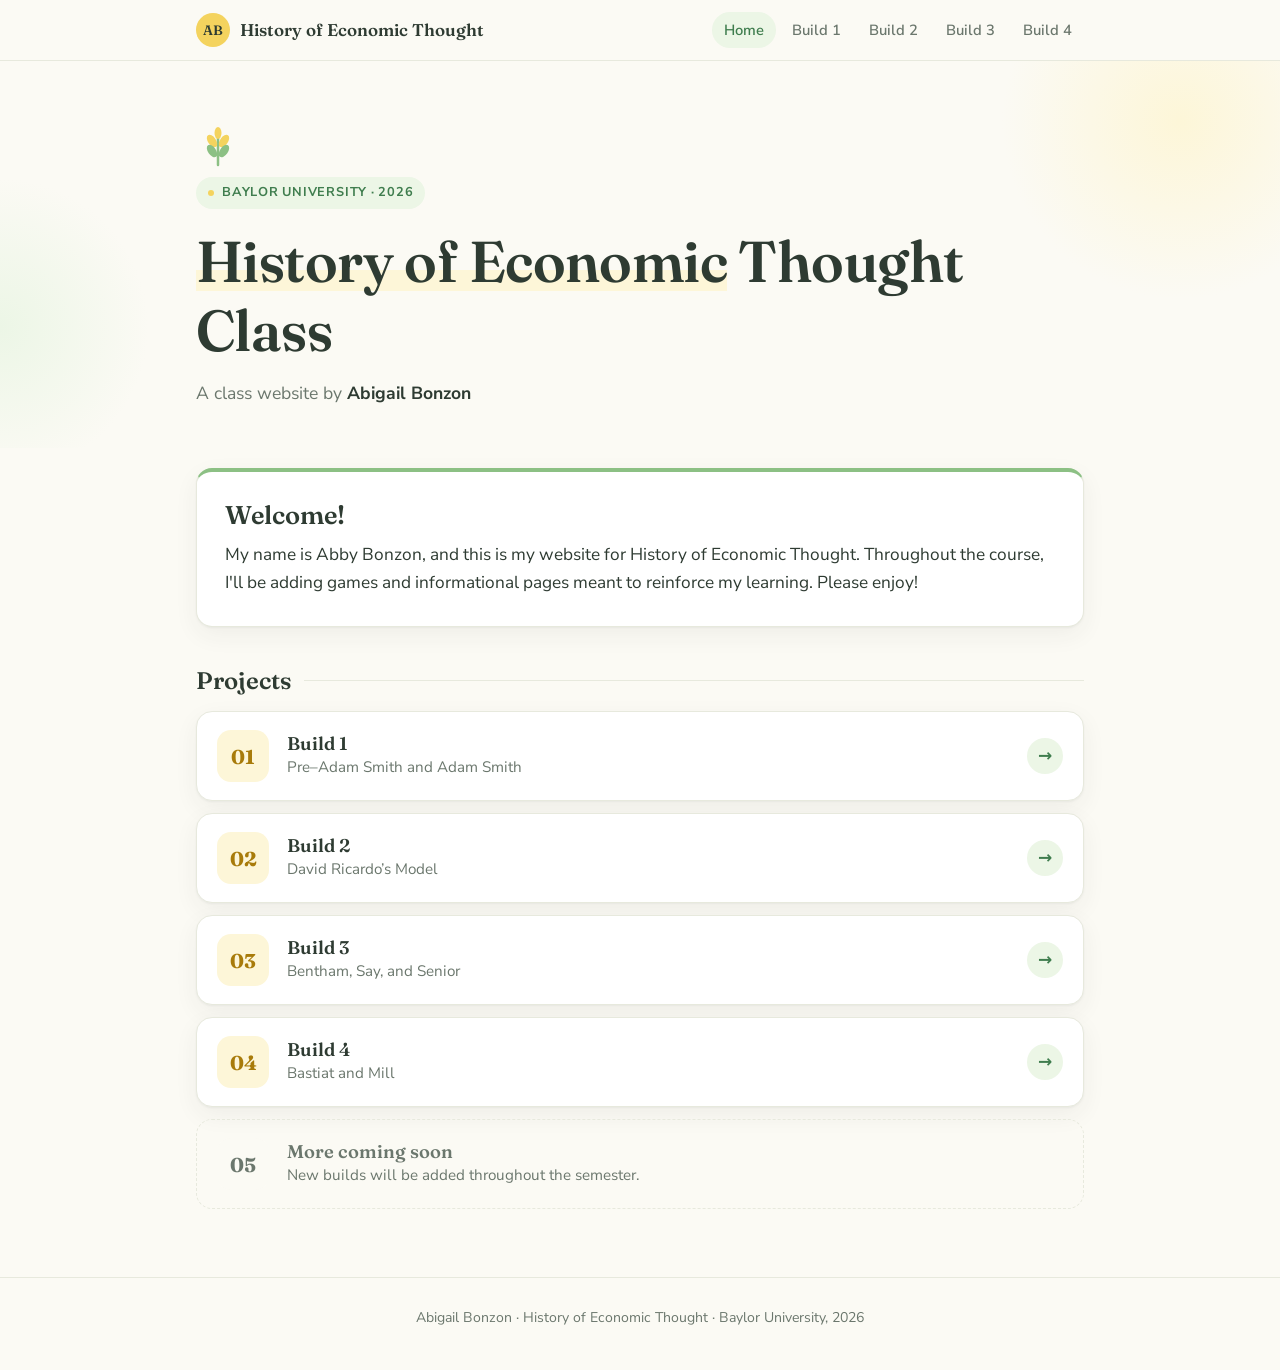
<file: index.html>
<!DOCTYPE html>
<html lang="en">
<head>
  <meta charset="utf-8">
  <meta name="viewport" content="width=device-width, initial-scale=1">
  <title>History of Economic Thought Class · Baylor 2026 · Abigail Bonzon</title>
  <meta name="description" content="Abigail Bonzon's History of Economic Thought class website, Baylor 2026: games and informational pages from the course.">
  <link rel="preconnect" href="https://fonts.googleapis.com">
  <link rel="preconnect" href="https://fonts.gstatic.com" crossorigin>
  <link href="https://fonts.googleapis.com/css2?family=Fraunces:opsz,wght@9..144,600;9..144,700&family=Nunito+Sans:wght@400;600;700;800&display=swap" rel="stylesheet">
  <link rel="stylesheet" href="css/style.css?v=4">
</head>
<body>
  <header class="topbar">
    <div class="wrap topbar-inner">
      <a class="brand" href="index.html"><span class="brand-mark">AB</span>History of Economic Thought</a>
      <nav class="nav" id="site-nav" aria-label="Projects"></nav>
    </div>
  </header>

  <main>
    <div class="hero">
      <div class="wrap">
        <svg class="sprig" width="44" height="44" viewBox="0 0 44 44" aria-hidden="true">
          <path d="M22 40V10" stroke="#8cc084" stroke-width="2.5" stroke-linecap="round"/>
          <ellipse cx="16" cy="16" rx="4" ry="7" transform="rotate(-35 16 16)" fill="#f4d35e"/>
          <ellipse cx="28" cy="16" rx="4" ry="7" transform="rotate(35 28 16)" fill="#f4d35e"/>
          <ellipse cx="16" cy="26" rx="4" ry="7" transform="rotate(-35 16 26)" fill="#8cc084"/>
          <ellipse cx="28" cy="26" rx="4" ry="7" transform="rotate(35 28 26)" fill="#8cc084"/>
          <ellipse cx="22" cy="8" rx="3.5" ry="6" fill="#f4d35e"/>
        </svg>
        <p class="pill"><span class="dot"></span>Baylor University · 2026</p>
        <h1><span class="hl">History of Economic</span> Thought Class</h1>
        <p class="byline">A class website by <strong>Abigail Bonzon</strong></p>
      </div>
    </div>

    <div class="wrap">
      <section>
        <div class="card welcome">
          <h2>Welcome!</h2>
          <p>My name is Abby Bonzon, and this is my website for History of Economic Thought. Throughout the course, I'll be adding games and informational pages meant to reinforce my learning. Please enjoy!</p>
        </div>
      </section>

      <section id="projects">
        <h2 class="section-title">Projects</h2>
        <div class="project-list" id="project-list"></div>
      </section>
    </div>
  </main>

  <footer class="footer">
    <div class="wrap">Abigail Bonzon · History of Economic Thought · Baylor University, 2026</div>
  </footer>

  <script src="js/site.js?v=4"></script>
</body>
</html>
</file>
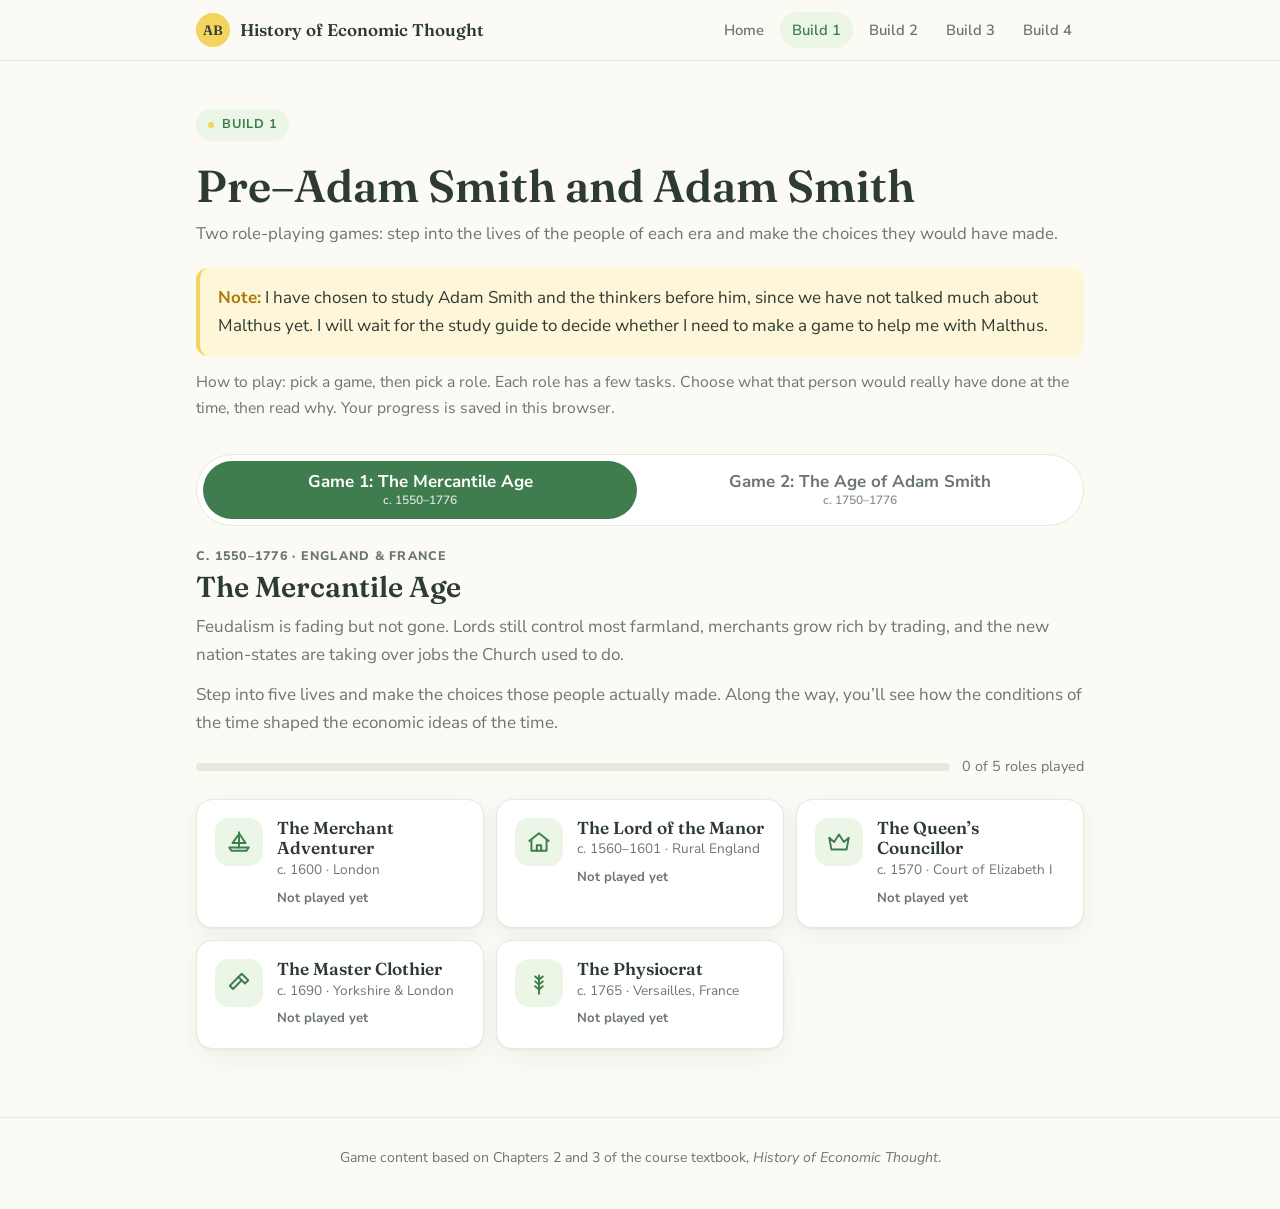
<file: build-1.html>
<!DOCTYPE html>
<html lang="en">
<head>
  <meta charset="utf-8">
  <meta name="viewport" content="width=device-width, initial-scale=1">
  <title>Build 1: Pre–Adam Smith and Adam Smith · Abigail Bonzon</title>
  <meta name="description" content="Role-playing games on the mercantile era and the age of Adam Smith.">
  <link rel="preconnect" href="https://fonts.googleapis.com">
  <link rel="preconnect" href="https://fonts.gstatic.com" crossorigin>
  <link href="https://fonts.googleapis.com/css2?family=Fraunces:opsz,wght@9..144,600;9..144,700&family=Nunito+Sans:wght@400;600;700;800&display=swap" rel="stylesheet">
  <link rel="stylesheet" href="css/style.css?v=4">
</head>
<body>
  <header class="topbar">
    <div class="wrap topbar-inner">
      <a class="brand" href="index.html"><span class="brand-mark">AB</span>History of Economic Thought</a>
      <nav class="nav" id="site-nav" aria-label="Projects"></nav>
    </div>
  </header>

  <main class="wrap">
    <div class="page-head">
      <p class="pill"><span class="dot"></span>Build 1</p>
      <h1>Pre–Adam Smith and Adam Smith</h1>
      <p class="sub">Two role-playing games: step into the lives of the people of each era and make the choices they would have made.</p>
      <div class="note">
        <strong>Note:</strong> I have chosen to study Adam Smith and the thinkers before him, since we have not talked much about Malthus yet. I will wait for the study guide to decide whether I need to make a game to help me with Malthus.
      </div>
      <p class="how">How to play: pick a game, then pick a role. Each role has a few tasks. Choose what that person would really have done at the time, then read why. Your progress is saved in this browser.</p>
    </div>

    <section>
      <div class="tabs" id="game-tabs" role="tablist" aria-label="Games"></div>
      <div id="game-area" aria-live="polite"></div>
    </section>
  </main>

  <footer class="footer">
    <div class="wrap">Game content based on Chapters 2 and 3 of the course textbook, <em>History of Economic Thought</em>.</div>
  </footer>

  <script src="js/site.js?v=4"></script>
  <script src="js/games/mercantile.js?v=4"></script>
  <script src="js/games/smith.js?v=4"></script>
  <script src="js/role-game.js?v=4"></script>
</body>
</html>
</file>
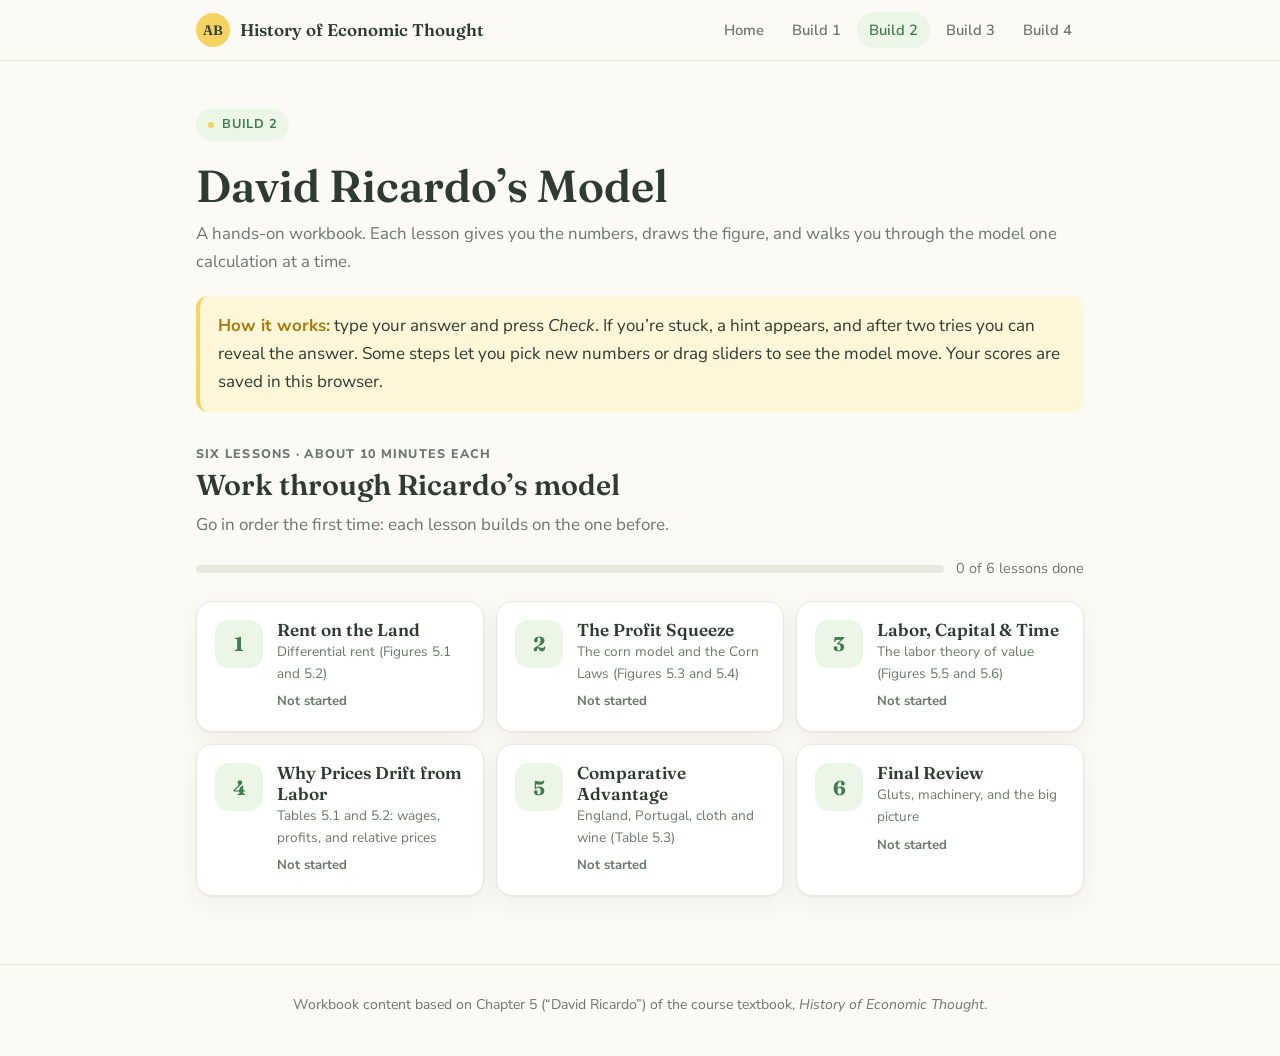
<file: build-2.html>
<!DOCTYPE html>
<html lang="en">
<head>
  <meta charset="utf-8">
  <meta name="viewport" content="width=device-width, initial-scale=1">
  <title>Build 2: David Ricardo’s Model · Abigail Bonzon</title>
  <meta name="description" content="A step-by-step workbook on David Ricardo's model: rent, profits, value, and comparative advantage.">
  <link rel="preconnect" href="https://fonts.googleapis.com">
  <link rel="preconnect" href="https://fonts.gstatic.com" crossorigin>
  <link href="https://fonts.googleapis.com/css2?family=Fraunces:opsz,wght@9..144,600;9..144,700&family=Nunito+Sans:wght@400;600;700;800&display=swap" rel="stylesheet">
  <link rel="stylesheet" href="css/style.css?v=4">
</head>
<body>
  <header class="topbar">
    <div class="wrap topbar-inner">
      <a class="brand" href="index.html"><span class="brand-mark">AB</span>History of Economic Thought</a>
      <nav class="nav" id="site-nav" aria-label="Projects"></nav>
    </div>
  </header>

  <main class="wrap">
    <div class="page-head">
      <p class="pill"><span class="dot"></span>Build 2</p>
      <h1>David Ricardo’s Model</h1>
      <p class="sub">A hands-on workbook. Each lesson gives you the numbers, draws the figure, and walks you through the model one calculation at a time.</p>
      <div class="note">
        <strong>How it works:</strong> type your answer and press <em>Check</em>. If you’re stuck, a hint appears, and after two tries you can reveal the answer. Some steps let you pick new numbers or drag sliders to see the model move. Your scores are saved in this browser.
      </div>
    </div>

    <section>
      <div id="lab" aria-live="polite"></div>
    </section>
  </main>

  <footer class="footer">
    <div class="wrap">Workbook content based on Chapter 5 (“David Ricardo”) of the course textbook, <em>History of Economic Thought</em>.</div>
  </footer>

  <script src="js/site.js?v=4"></script>
  <script src="js/lab.js?v=4"></script>
  <script src="js/lessons/ricardo.js?v=4"></script>
  <script>LAB.start("#lab", window.RICARDO_LESSONS, "ricardo", { eyebrow: "Six lessons · about 10 minutes each", heading: "Work through Ricardo’s model" });</script>
</body>
</html>
</file>
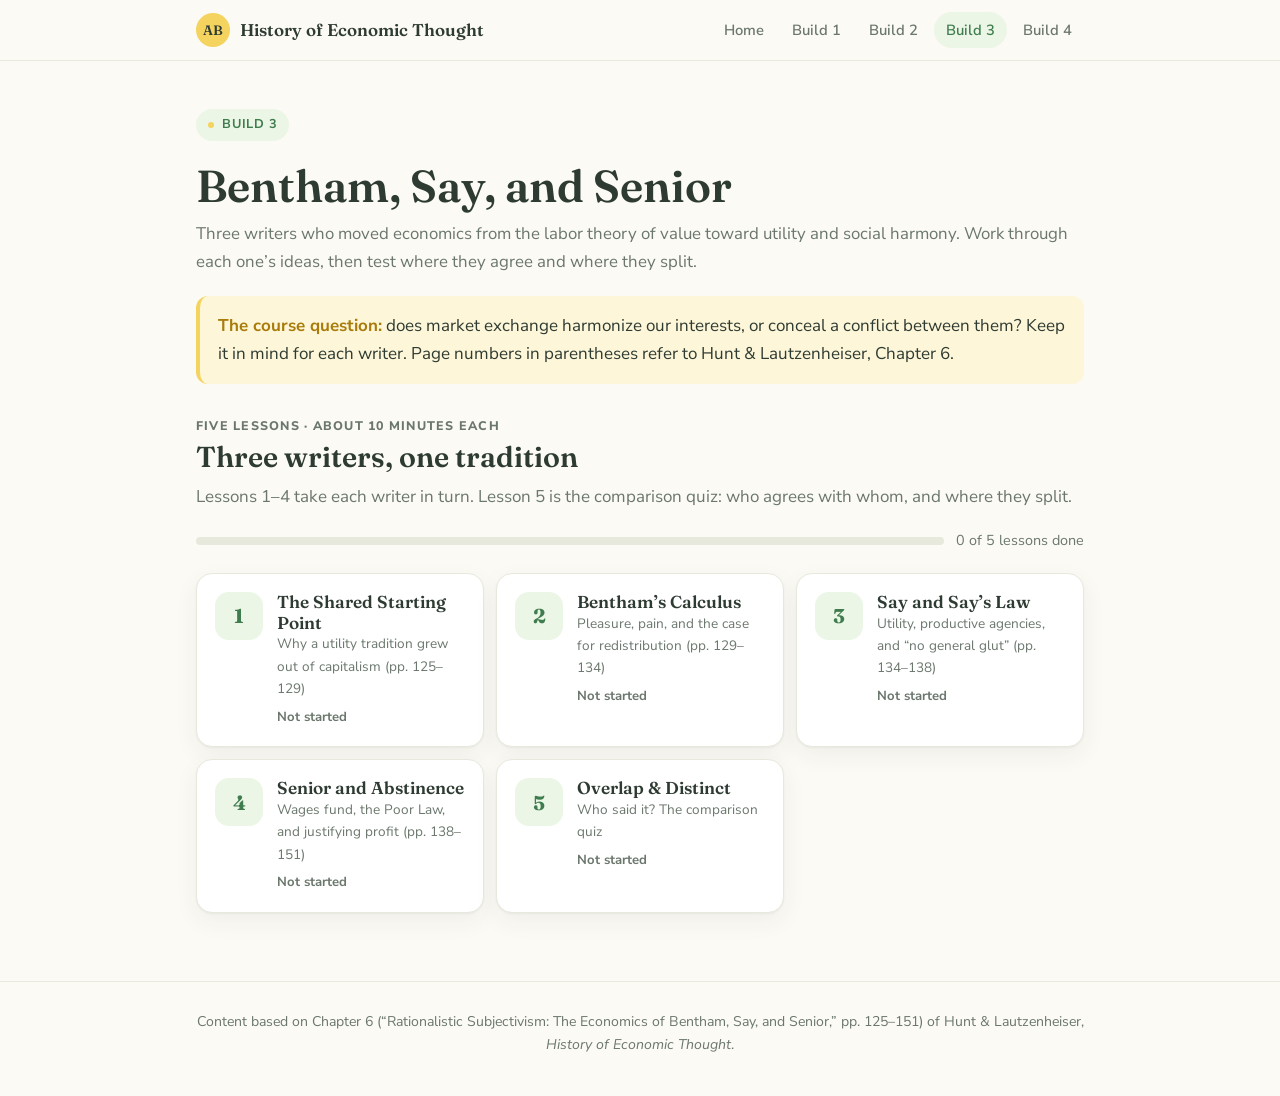
<file: build-3.html>
<!DOCTYPE html>
<html lang="en">
<head>
  <meta charset="utf-8">
  <meta name="viewport" content="width=device-width, initial-scale=1">
  <title>Build 3: Bentham, Say, and Senior · Abigail Bonzon</title>
  <meta name="description" content="Workbook and comparison quiz on Bentham, Say, and Senior: utility, Say's law, abstinence, and where they overlap.">
  <link rel="preconnect" href="https://fonts.googleapis.com">
  <link rel="preconnect" href="https://fonts.gstatic.com" crossorigin>
  <link href="https://fonts.googleapis.com/css2?family=Fraunces:opsz,wght@9..144,600;9..144,700&family=Nunito+Sans:wght@400;600;700;800&display=swap" rel="stylesheet">
  <link rel="stylesheet" href="css/style.css?v=4">
</head>
<body>
  <header class="topbar">
    <div class="wrap topbar-inner">
      <a class="brand" href="index.html"><span class="brand-mark">AB</span>History of Economic Thought</a>
      <nav class="nav" id="site-nav" aria-label="Projects"></nav>
    </div>
  </header>

  <main class="wrap">
    <div class="page-head">
      <p class="pill"><span class="dot"></span>Build 3</p>
      <h1>Bentham, Say, and Senior</h1>
      <p class="sub">Three writers who moved economics from the labor theory of value toward utility and social harmony. Work through each one’s ideas, then test where they agree and where they split.</p>
      <div class="note">
        <strong>The course question:</strong> does market exchange harmonize our interests, or conceal a conflict between them? Keep it in mind for each writer. Page numbers in parentheses refer to Hunt &amp; Lautzenheiser, Chapter 6.
      </div>
    </div>

    <section>
      <div id="lab" aria-live="polite"></div>
    </section>
  </main>

  <footer class="footer">
    <div class="wrap">Content based on Chapter 6 (“Rationalistic Subjectivism: The Economics of Bentham, Say, and Senior,” pp. 125–151) of Hunt &amp; Lautzenheiser, <em>History of Economic Thought</em>.</div>
  </footer>

  <script src="js/site.js?v=4"></script>
  <script src="js/lab.js?v=4"></script>
  <script src="js/lessons/bentham-say-senior.js?v=4"></script>
  <script>
    LAB.start("#lab", window.BSS_LESSONS, "bss", {
      eyebrow: "Five lessons · about 10 minutes each",
      heading: "Three writers, one tradition",
      intro: "Lessons 1–4 take each writer in turn. Lesson 5 is the comparison quiz: who agrees with whom, and where they split."
    });
  </script>
</body>
</html>
</file>
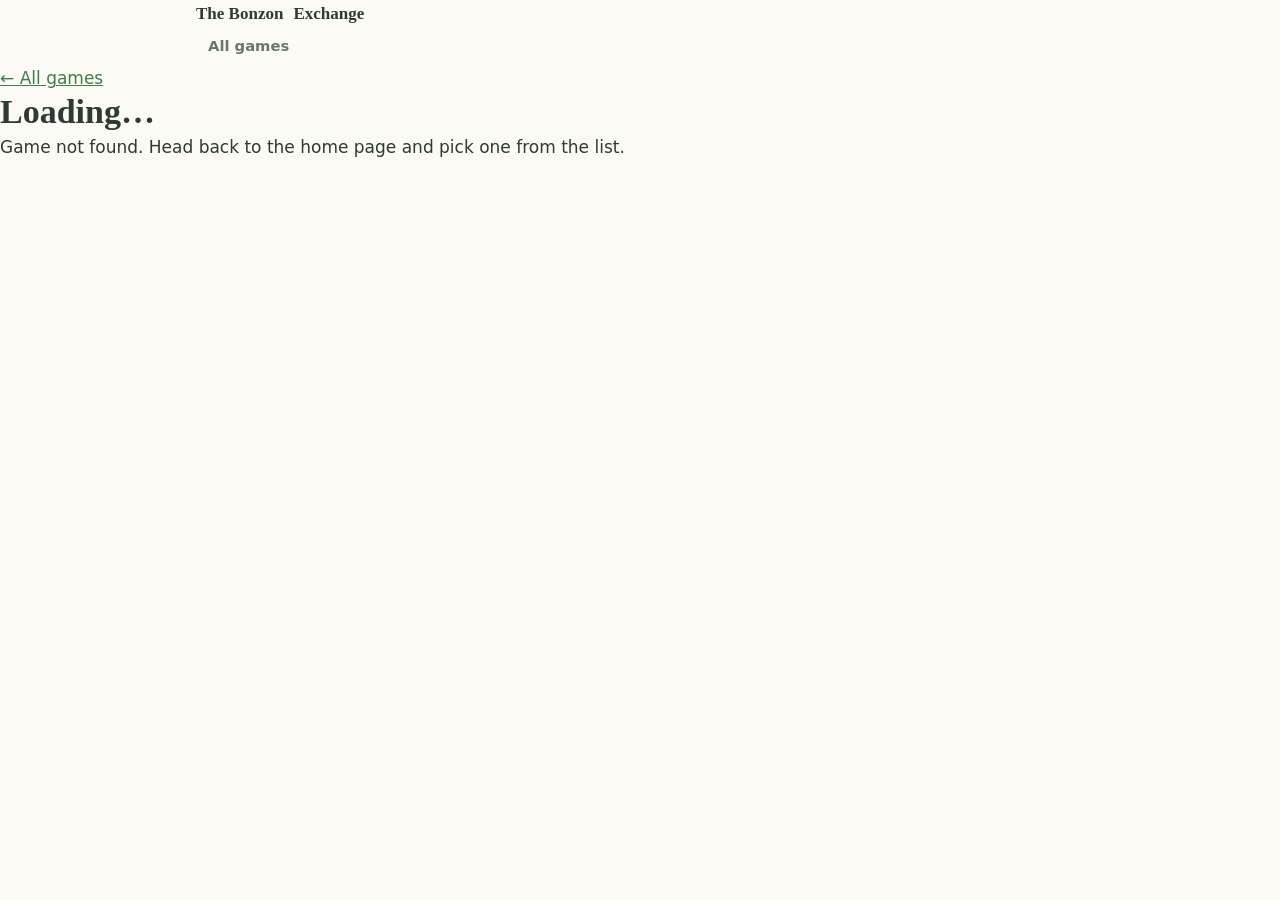
<file: play/story.html>
<!DOCTYPE html>
<html lang="en">
<head>
  <meta charset="utf-8">
  <meta name="viewport" content="width=device-width, initial-scale=1">
  <title>Story · The Bonzon Exchange</title>
  <link rel="preconnect" href="https://fonts.googleapis.com">
  <link rel="preconnect" href="https://fonts.gstatic.com" crossorigin>
  <link href="https://fonts.googleapis.com/css2?family=Inter:wght@400;500;600&family=Libre+Baskerville:wght@700&display=swap" rel="stylesheet">
  <link rel="stylesheet" href="../css/style.css">
</head>
<body>
  <header class="site-header">
    <div class="wrap">
      <a class="brand" href="../index.html">The Bonzon <span>Exchange</span></a>
      <nav class="nav"><a href="../index.html#games">All games</a></nav>
    </div>
  </header>

  <main class="player">
    <div class="player-head">
      <a class="back" href="../index.html#games">← All games</a>
      <h1 id="game-title">Loading…</h1>
      <p id="game-desc"></p>
    </div>
    <div id="game"></div>
  </main>

  <script src="../js/catalog.js"></script>
  <script src="../js/loader.js"></script>
  <script src="../js/story.js"></script>
</body>
</html>
</file>
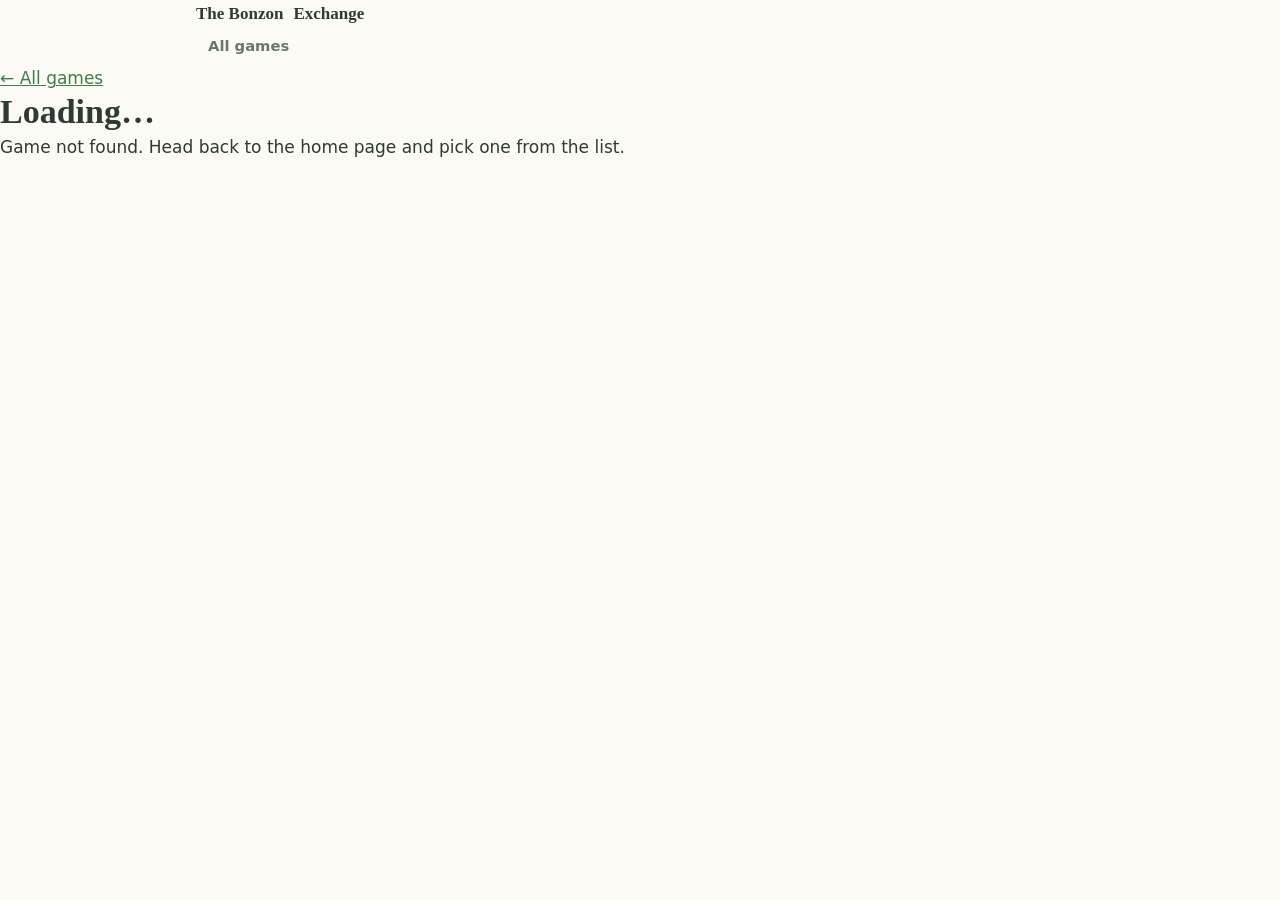
<file: play/trivia.html>
<!DOCTYPE html>
<html lang="en">
<head>
  <meta charset="utf-8">
  <meta name="viewport" content="width=device-width, initial-scale=1">
  <title>Trivia · The Bonzon Exchange</title>
  <link rel="preconnect" href="https://fonts.googleapis.com">
  <link rel="preconnect" href="https://fonts.gstatic.com" crossorigin>
  <link href="https://fonts.googleapis.com/css2?family=Inter:wght@400;500;600&family=Libre+Baskerville:wght@700&display=swap" rel="stylesheet">
  <link rel="stylesheet" href="../css/style.css">
</head>
<body>
  <header class="site-header">
    <div class="wrap">
      <a class="brand" href="../index.html">The Bonzon <span>Exchange</span></a>
      <nav class="nav"><a href="../index.html#games">All games</a></nav>
    </div>
  </header>

  <main class="player">
    <div class="player-head">
      <a class="back" href="../index.html#games">← All games</a>
      <h1 id="game-title">Loading…</h1>
      <p id="game-desc"></p>
    </div>
    <div id="game"></div>
  </main>

  <script src="../js/catalog.js"></script>
  <script src="../js/loader.js"></script>
  <script src="../js/trivia.js"></script>
</body>
</html>
</file>
<file: css/style.css>
/* History of Economic Thought · Abigail Bonzon · shared styles */

:root {
  --bg: #fbfaf4;
  --surface: #ffffff;
  --ink: #2e3b32;
  --muted: #6b776d;
  --line: #e7e9dd;
  --green: #8cc084;
  --green-deep: #3f7d4e;
  --green-soft: #ecf6e6;
  --yellow: #f4d35e;
  --yellow-deep: #a87b0a;
  --yellow-soft: #fdf6d8;
  --red: #c0553f;
  --red-soft: #fbece7;
  --blue: #6f97ad;
  --blue-soft: #dfeaf1;
  --shadow: 0 1px 2px rgba(46, 59, 50, 0.05), 0 8px 24px rgba(46, 59, 50, 0.06);
  --radius: 16px;
  --serif: "Fraunces", Georgia, "Times New Roman", serif;
  --sans: "Nunito Sans", system-ui, -apple-system, "Segoe UI", Roboto, sans-serif;
}

* { box-sizing: border-box; }
html { -webkit-text-size-adjust: 100%; scroll-behavior: smooth; }

body {
  margin: 0;
  background: var(--bg);
  color: var(--ink);
  font-family: var(--sans);
  font-size: 17px;
  line-height: 1.65;
}

h1, h2, h3 { font-family: var(--serif); font-weight: 600; line-height: 1.2; margin: 0; }
p { margin: 0; }
a { color: var(--green-deep); }
button { font: inherit; }

.wrap { max-width: 920px; margin: 0 auto; padding: 0 16px; }

/* ---------- Top bar ---------- */
.topbar {
  position: sticky;
  top: 0;
  z-index: 10;
  background: rgba(251, 250, 244, 0.88);
  backdrop-filter: blur(10px);
  -webkit-backdrop-filter: blur(10px);
  border-bottom: 1px solid var(--line);
}
.topbar-inner {
  display: flex;
  align-items: center;
  justify-content: space-between;
  gap: 12px;
  min-height: 60px;
  flex-wrap: wrap;
}
.brand {
  display: flex;
  align-items: center;
  gap: 10px;
  text-decoration: none;
  color: var(--ink);
  font-family: var(--serif);
  font-weight: 600;
}
.brand-mark {
  display: grid;
  place-items: center;
  width: 34px;
  height: 34px;
  border-radius: 50%;
  background: var(--yellow);
  color: var(--ink);
  font-size: 0.85rem;
  letter-spacing: 0.02em;
}
.nav { display: flex; gap: 4px; flex-wrap: wrap; }
.nav a {
  text-decoration: none;
  color: var(--muted);
  font-weight: 600;
  font-size: 0.92rem;
  padding: 6px 12px;
  border-radius: 999px;
}
.nav a:hover { color: var(--ink); background: var(--green-soft); }
.nav a[aria-current="page"] { color: var(--green-deep); background: var(--green-soft); }

/* ---------- Hero ---------- */
.hero { position: relative; overflow: hidden; padding: 64px 0 40px; }
.hero::before, .hero::after {
  content: "";
  position: absolute;
  border-radius: 50%;
  z-index: -1;
}
.hero::before {
  width: 360px; height: 360px;
  right: -80px; top: -120px;
  background: radial-gradient(circle, var(--yellow-soft) 0%, rgba(253, 246, 216, 0) 70%);
}
.hero::after {
  width: 300px; height: 300px;
  left: -150px; top: 30%;
  background: radial-gradient(circle, var(--green-soft) 0%, rgba(236, 246, 230, 0) 70%);
}
.pill {
  display: inline-flex;
  align-items: center;
  gap: 8px;
  font-size: 0.8rem;
  font-weight: 700;
  letter-spacing: 0.06em;
  text-transform: uppercase;
  color: var(--green-deep);
  background: var(--green-soft);
  padding: 5px 12px;
  border-radius: 999px;
  margin-bottom: 18px;
}
.pill .dot { width: 6px; height: 6px; border-radius: 50%; background: var(--yellow); }
.hero h1 { font-size: clamp(2.2rem, 7vw, 3.6rem); letter-spacing: -0.01em; }
.hero h1 .hl {
  background: linear-gradient(transparent 62%, var(--yellow-soft) 62%, var(--yellow-soft) 92%, transparent 92%);
}
.byline { margin-top: 14px; color: var(--muted); font-size: 1.1rem; }
.byline strong { color: var(--ink); font-weight: 700; }
.sprig { display: block; margin-bottom: 8px; }

/* ---------- Sections ---------- */
section { padding: 20px 0; }
.section-title {
  display: flex;
  align-items: center;
  gap: 12px;
  font-size: 1.5rem;
  margin-bottom: 16px;
}
.section-title::after { content: ""; flex: 1; height: 1px; background: var(--line); }

.card {
  background: var(--surface);
  border: 1px solid var(--line);
  border-radius: var(--radius);
  box-shadow: var(--shadow);
  padding: 28px;
}
.welcome { border-top: 4px solid var(--green); }
.welcome h2 { font-size: 1.6rem; margin-bottom: 10px; }
.welcome p { font-size: 1.08rem; }

/* Project bars */
.project-list { display: grid; gap: 12px; }
.project-bar {
  display: flex;
  align-items: center;
  gap: 18px;
  padding: 18px 20px;
  background: var(--surface);
  border: 1px solid var(--line);
  border-radius: var(--radius);
  box-shadow: var(--shadow);
  text-decoration: none;
  color: var(--ink);
  transition: transform 0.15s ease, border-color 0.15s ease;
}
.project-bar:hover { transform: translateY(-2px); border-color: var(--green); }
.project-num {
  flex: none;
  display: grid;
  place-items: center;
  width: 52px;
  height: 52px;
  border-radius: 14px;
  background: var(--yellow-soft);
  color: var(--yellow-deep);
  font-family: var(--serif);
  font-weight: 700;
  font-size: 1.25rem;
}
.project-text { flex: 1; min-width: 0; }
.project-text h3 { font-size: 1.15rem; }
.project-text p { color: var(--muted); font-size: 0.95rem; }
.project-arrow {
  flex: none;
  display: grid;
  place-items: center;
  width: 36px;
  height: 36px;
  border-radius: 50%;
  background: var(--green-soft);
  color: var(--green-deep);
  font-weight: 700;
}
.project-bar.soon {
  box-shadow: none;
  background: transparent;
  border-style: dashed;
  color: var(--muted);
}
.project-bar.soon:hover { transform: none; border-color: var(--line); }
.project-bar.soon .project-num { background: var(--bg); color: var(--muted); }

.footer {
  margin-top: 48px;
  padding: 28px 0 40px;
  border-top: 1px solid var(--line);
  color: var(--muted);
  font-size: 0.88rem;
  text-align: center;
}

/* ---------- Build page ---------- */
.page-head { padding: 48px 0 12px; }
.page-head h1 { font-size: clamp(2rem, 6vw, 2.8rem); }
.page-head .sub { color: var(--muted); margin-top: 8px; font-size: 1.05rem; }
.note {
  margin-top: 20px;
  padding: 16px 18px;
  border-radius: 12px;
  background: var(--yellow-soft);
  border-left: 4px solid var(--yellow);
}
.note strong { color: var(--yellow-deep); }
.how { color: var(--muted); margin-top: 14px; font-size: 0.98rem; }

.tabs {
  display: flex;
  gap: 6px;
  padding: 6px;
  background: var(--surface);
  border: 1px solid var(--line);
  border-radius: 999px;
  margin-bottom: 20px;
}
.tab {
  flex: 1;
  border: 0;
  background: transparent;
  color: var(--muted);
  font-weight: 700;
  padding: 10px 14px;
  border-radius: 999px;
  cursor: pointer;
  line-height: 1.3;
}
.tab small { display: block; font-weight: 600; font-size: 0.75rem; opacity: 0.8; }
.tab[aria-selected="true"] { background: var(--green-deep); color: #fff; }

/* Era + roles */
.era-head { margin-bottom: 18px; }
.eyebrow {
  font-size: 0.78rem;
  font-weight: 800;
  letter-spacing: 0.1em;
  text-transform: uppercase;
  color: var(--yellow-deep);
}
.era-head h2 { font-size: 1.8rem; margin: 4px 0 8px; }
.era-head p { color: var(--muted); }
.progress-line { display: flex; align-items: center; gap: 12px; margin: 14px 0 20px; font-size: 0.9rem; color: var(--muted); }
.progress-track { flex: 1; height: 8px; background: var(--line); border-radius: 999px; overflow: hidden; }
.progress-fill { height: 100%; background: linear-gradient(90deg, var(--green), var(--yellow)); border-radius: 999px; transition: width 0.4s ease; }

.role-grid { display: grid; grid-template-columns: repeat(auto-fill, minmax(240px, 1fr)); gap: 12px; }
.role-card {
  display: flex;
  gap: 14px;
  align-items: flex-start;
  text-align: left;
  padding: 18px;
  background: var(--surface);
  border: 1px solid var(--line);
  border-radius: var(--radius);
  box-shadow: var(--shadow);
  cursor: pointer;
  color: var(--ink);
  transition: transform 0.15s ease, border-color 0.15s ease;
}
.role-card:hover { transform: translateY(-2px); border-color: var(--green); }
.role-card h3 { font-size: 1.08rem; }
.role-meta { font-size: 0.85rem; color: var(--muted); }
.role-status { margin-top: 6px; font-size: 0.82rem; font-weight: 700; color: var(--muted); }
.role-card.done .role-status { color: var(--green-deep); }

.badge {
  flex: none;
  display: grid;
  place-items: center;
  width: 48px;
  height: 48px;
  border-radius: 14px;
  background: var(--green-soft);
  color: var(--green-deep);
}
.badge svg { width: 26px; height: 26px; }
.role-card.done .badge { background: var(--yellow-soft); color: var(--yellow-deep); }

/* Play screens */
.panel {
  background: var(--surface);
  border: 1px solid var(--line);
  border-radius: var(--radius);
  box-shadow: var(--shadow);
  padding: 26px;
}
.link-btn {
  border: 0;
  background: none;
  color: var(--green-deep);
  font-weight: 700;
  cursor: pointer;
  padding: 0;
  margin-bottom: 14px;
}
.role-title { display: flex; gap: 14px; align-items: center; margin-bottom: 18px; }
.role-title h2 { font-size: 1.5rem; }
.section-label {
  font-size: 0.78rem;
  font-weight: 800;
  letter-spacing: 0.1em;
  text-transform: uppercase;
  color: var(--green-deep);
  margin-bottom: 8px;
}
.prose p + p { margin-top: 12px; }

.hud {
  display: flex;
  flex-wrap: wrap;
  justify-content: space-between;
  align-items: center;
  gap: 10px;
  margin-bottom: 14px;
  font-size: 0.9rem;
  color: var(--muted);
}
.meter {
  display: inline-flex;
  align-items: center;
  gap: 8px;
  background: var(--yellow-soft);
  color: var(--ink);
  font-weight: 700;
  padding: 5px 12px;
  border-radius: 999px;
}
.meter .delta { font-size: 0.82rem; }
.delta.up { color: var(--green-deep); }
.delta.down { color: var(--red); }
.steps { display: flex; gap: 6px; }
.steps span { width: 22px; height: 6px; border-radius: 999px; background: var(--line); }
.steps span.good { background: var(--green); }
.steps span.miss { background: var(--yellow); }
.steps span.now { background: var(--green-deep); }

.task-title { font-size: 1.35rem; margin-bottom: 10px; }
.choices { display: grid; gap: 10px; margin-top: 18px; }
.choice {
  text-align: left;
  padding: 14px 16px;
  border-radius: 12px;
  border: 1.5px solid var(--line);
  background: var(--bg);
  color: var(--ink);
  cursor: pointer;
  line-height: 1.5;
  transition: border-color 0.15s, background 0.15s;
}
.choice:hover:not(:disabled) { border-color: var(--green); background: #fff; }
.choice:disabled { cursor: default; }
.choice.correct { border-color: var(--green-deep); background: var(--green-soft); }
.choice.wrong { border-color: var(--red); background: var(--red-soft); }
.choice.faded { opacity: 0.55; }

.result { margin-top: 16px; padding: 14px 16px; border-radius: 12px; }
.result.good { background: var(--green-soft); }
.result.bad { background: var(--red-soft); }
.result strong { display: block; margin-bottom: 2px; }
.lesson {
  margin-top: 12px;
  padding: 14px 16px;
  border-radius: 12px;
  background: var(--yellow-soft);
  border-left: 4px solid var(--yellow);
}
.lesson .section-label { color: var(--yellow-deep); margin-bottom: 4px; }

.actions { display: flex; flex-wrap: wrap; gap: 10px; margin-top: 20px; }
.btn {
  border: 1.5px solid var(--green-deep);
  background: var(--green-deep);
  color: #fff;
  font-weight: 700;
  padding: 11px 20px;
  border-radius: 999px;
  cursor: pointer;
  text-decoration: none;
}
.btn:hover { filter: brightness(1.08); }
.btn.ghost { background: transparent; color: var(--green-deep); }

.score-row { display: flex; flex-wrap: wrap; gap: 12px; margin: 6px 0 20px; }
.score-box { flex: 1; min-width: 140px; padding: 14px 16px; border-radius: 12px; background: var(--bg); border: 1px solid var(--line); }
.score-box .big { font-family: var(--serif); font-size: 1.8rem; font-weight: 700; color: var(--green-deep); }
.score-box .small { font-size: 0.85rem; color: var(--muted); }
.stars { color: var(--yellow); letter-spacing: 2px; font-size: 1.3rem; }
.stars .off { color: var(--line); }

.finale {
  margin-top: 20px;
  padding: 20px 22px;
  border-radius: var(--radius);
  background: linear-gradient(135deg, var(--green-soft), var(--yellow-soft));
  border: 1px solid var(--line);
}
.finale h3 { font-size: 1.3rem; margin-bottom: 6px; }

/* ---------- Workbook (lab) ---------- */
.badge.num { font-family: var(--serif); font-weight: 700; font-size: 1.25rem; }
.lab-figure {
  margin: 18px 0 4px;
  padding: 14px;
  border: 1px solid var(--line);
  border-radius: 14px;
  background: var(--bg);
}
.lab-figure svg { display: block; width: 100%; height: auto; }
.lab-figure .caption { margin-top: 8px; font-size: 0.85rem; color: var(--muted); }
.lab-figure text { font-family: var(--sans); font-size: 12px; font-weight: 600; fill: var(--muted); }
.lab-figure text.t-strong { fill: var(--ink); font-weight: 800; }
.lab-figure text.t-big { fill: var(--ink); font-weight: 800; font-size: 14px; }
.lab-figure .profit { fill: var(--green); }
.lab-figure .rent { fill: var(--yellow); }
.lab-figure .wage { fill: var(--blue-soft); }
.lab-figure .past { fill: var(--blue-soft); stroke: var(--blue); stroke-width: 1.2; }
.lab-figure .present { fill: var(--green); }
.lab-figure .bar-soft { fill: var(--green-soft); stroke: var(--green); stroke-width: 1.2; }
.lab-figure .bar-off { fill: none; stroke: var(--line); stroke-width: 2; stroke-dasharray: 6 5; }
.lab-figure .before { fill: var(--blue-soft); stroke: var(--blue); stroke-width: 1.2; }
.lab-figure .after { fill: var(--green); }
.lab-figure .pline { stroke: var(--green-deep); stroke-width: 3; fill: none; }
.lab-figure .wline { stroke: var(--ink); stroke-width: 1.5; stroke-dasharray: 6 5; }
.lab-figure .wsline { stroke: var(--blue); stroke-width: 2; }
.lab-figure .guide { stroke: var(--ink); stroke-dasharray: 3 4; opacity: 0.45; }
.lab-figure .grid { stroke: var(--line); }
.lab-figure .ax { stroke: var(--muted); stroke-width: 1.4; }

.legend { display: flex; flex-wrap: wrap; gap: 6px 16px; margin-top: 8px; font-size: 0.85rem; color: var(--muted); }
.swatch { display: inline-block; width: 12px; height: 12px; border-radius: 3px; margin-right: 6px; vertical-align: -1px; }

.formula {
  font-family: ui-monospace, "Cascadia Mono", Consolas, monospace;
  font-size: 0.9em;
  background: var(--yellow-soft);
  padding: 1px 6px;
  border-radius: 6px;
  white-space: nowrap;
}

.q-list { display: grid; gap: 12px; margin-top: 18px; }
.q-card {
  padding: 16px;
  border-radius: 12px;
  border: 1.5px solid var(--line);
  background: #fff;
  transition: border-color 0.2s, background 0.2s;
}
.q-card.done { border-color: var(--green); background: var(--green-soft); }
.q-prompt { font-weight: 700; }
.q-row { display: flex; flex-wrap: wrap; align-items: center; gap: 8px; margin-top: 10px; }
.q-input {
  font: inherit;
  width: 150px;
  max-width: 100%;
  padding: 9px 12px;
  border-radius: 10px;
  border: 1.5px solid var(--line);
  background: var(--bg);
  color: var(--ink);
}
.q-input:focus { outline: none; border-color: var(--green-deep); }
.q-input:disabled { background: #fff; color: var(--green-deep); font-weight: 800; }
.q-unit { color: var(--muted); font-weight: 600; }
.q-feedback { margin-top: 10px; font-size: 0.95rem; }
.q-feedback:empty { display: none; }
.q-feedback.bad { color: var(--red); }
.q-card .choices { margin-top: 10px; }
.q-card .choice { padding: 11px 14px; }
.shake { animation: shake 0.35s; }
@keyframes shake {
  20%, 60% { transform: translateX(-5px); }
  40%, 80% { transform: translateX(5px); }
}
.btn.small { padding: 8px 16px; font-size: 0.92rem; }
.btn:disabled { opacity: 0.4; cursor: not-allowed; filter: none; }
.step-nav { display: flex; justify-content: space-between; align-items: center; gap: 10px; margin-top: 24px; }

.lab-controls { display: grid; gap: 10px; margin-bottom: 12px; }
.slider-row { display: grid; grid-template-columns: minmax(110px, 160px) 1fr 64px; gap: 10px; align-items: center; font-weight: 700; font-size: 0.92rem; }
.slider-row output { text-align: right; color: var(--green-deep); font-weight: 800; }
.slider-row input[type="range"] { width: 100%; accent-color: var(--green-deep); }
.btn-row { display: flex; flex-wrap: wrap; gap: 8px; }
.readouts { display: grid; grid-template-columns: repeat(auto-fit, minmax(118px, 1fr)); gap: 8px; margin-top: 12px; }
.readout { background: #fff; border: 1px solid var(--line); border-radius: 10px; padding: 8px 10px; }
.readout .k { font-size: 0.72rem; font-weight: 800; letter-spacing: 0.06em; text-transform: uppercase; color: var(--muted); }
.readout .v { font-family: var(--serif); font-weight: 700; font-size: 1.2rem; }

.table-wrap { overflow-x: auto; }
.calc-table { width: 100%; border-collapse: collapse; font-size: 0.9rem; background: #fff; border-radius: 10px; overflow: hidden; }
.calc-table th, .calc-table td { padding: 8px 10px; text-align: right; border-bottom: 1px solid var(--line); white-space: nowrap; }
.calc-table th:first-child, .calc-table td:first-child { text-align: left; }
.calc-table thead th { font-size: 0.75rem; text-transform: uppercase; letter-spacing: 0.05em; color: var(--muted); background: var(--bg); }
.calc-table tr:last-child td { border-bottom: 0; }
.calc-table .hl { background: var(--yellow-soft); font-weight: 800; }

.calc-table input[type="range"] { width: 90px; accent-color: var(--green-deep); vertical-align: middle; }
.calc-table .win { background: var(--green-soft); font-weight: 800; color: var(--green-deep); }

.venn-regions { display: grid; grid-template-columns: repeat(auto-fit, minmax(190px, 1fr)); gap: 10px; margin-top: 12px; }
.venn-region { background: #fff; border: 1px solid var(--line); border-radius: 12px; padding: 10px 12px; font-size: 0.9rem; }
.venn-region h4 { margin: 0 0 4px; font-family: var(--serif); font-size: 0.98rem; }
.venn-region ul { margin: 0; padding-left: 18px; color: var(--muted); }
.lab-figure .c-bentham { fill: var(--yellow); fill-opacity: 0.45; stroke: var(--yellow-deep); }
.lab-figure .c-say { fill: var(--green); fill-opacity: 0.4; stroke: var(--green-deep); }
.lab-figure .c-senior { fill: var(--blue); fill-opacity: 0.35; stroke: var(--blue); }

.chip { display: inline-block; padding: 2px 9px; border-radius: 999px; font-size: 0.78rem; font-weight: 800; white-space: nowrap; }
.chip.kept { background: var(--green-soft); color: var(--green-deep); }
.chip.extended { background: var(--yellow-soft); color: var(--yellow-deep); }
.chip.changed { background: var(--blue-soft); color: #3d6880; }
.chip.rejected { background: var(--red-soft); color: var(--red); }
.chip.none { background: var(--bg); color: var(--muted); }
.calc-table td.wrap-cell { white-space: normal; min-width: 180px; }
.calc-table.left th, .calc-table.left td { text-align: left; vertical-align: top; }
.chip { text-transform: capitalize; margin-bottom: 4px; }

.summary-list { margin: 8px 0 0; padding-left: 20px; }
.summary-list li + li { margin-top: 6px; }

@media (max-width: 560px) {
  .lab-figure { padding: 10px; }
  .lab-figure text { font-size: 18px; }
  .lab-figure text.t-big { font-size: 20px; }
  .slider-row { grid-template-columns: 1fr 56px; }
  .slider-row input[type="range"] { grid-column: 1 / -1; grid-row: 2; }
}

@media (max-width: 560px) {
  .card, .panel { padding: 20px; }
  .tab small { display: none; }
  .project-bar { gap: 14px; padding: 16px; }
  .project-num { width: 44px; height: 44px; font-size: 1.1rem; }
}
</file>
